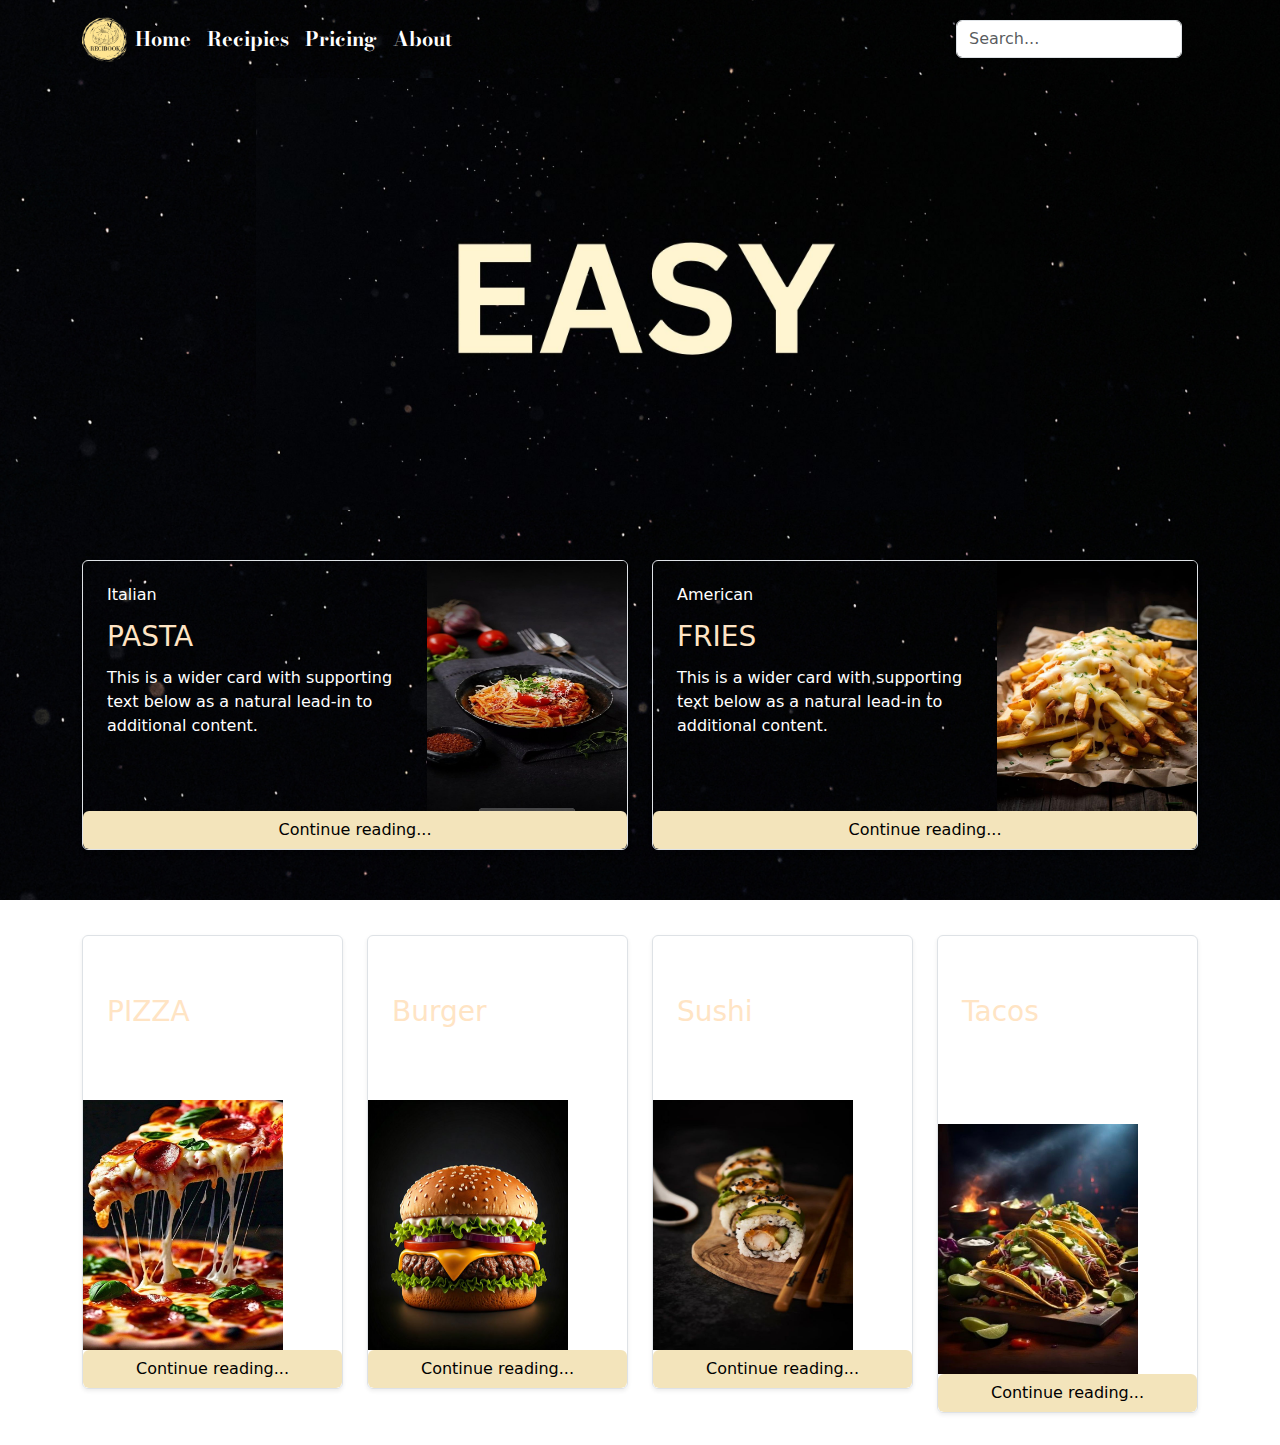
<file: home.html>
<!DOCTYPE html>
<html lang="en">
     <head>
        <meta charset="UTF-8">
        <meta name="viewport" content="width=device-width, initial-scale=1, minimum-scale=1" />
        <title>ReciBOOK</title>
        <link rel="stylesheet" href="./style/style1.css"/>
        <link href="https://cdn.jsdelivr.net/npm/bootstrap@5.3.3/dist/css/bootstrap.min.css" rel="stylesheet" integrity="sha384-QWTKZyjpPEjISv5WaRU9OFeRpok6YctnYmDr5pNlyT2bRjXh0JMhjY6hW+ALEwIH" crossorigin="anonymous">
        <link rel="preconnect" href="https://fonts.googleapis.com">
        <link rel="preconnect" href="https://fonts.gstatic.com" crossorigin>
        <link href="https://fonts.googleapis.com/css2?family=Bodoni+Moda:ital,opsz,wght@0,6..96,400..900;1,6..96,400..900&family=Caveat:wght@400..700&display=swap" rel="stylesheet">
        
      </head>
     <body class="bg2 ">
        <div style="height: inherit;">
         
          <header class="p-3 conbg " >
            <div class="container conbg">
              <div class="d-flex flex-wrap align-items-center justify-content-center justify-content-lg-start">
                
                <img src="./images&videos/Forbidden_Memes__1_-removebg-preview.png" height="45px">
                <ul class="nav col-12 col-lg-auto me-lg-auto mb-2 justify-content-center mb-md-0">
                  
                  <li><a href="./index.html" class="nav-link px-2 text-white">Home</a></li>
                  <li><a href="./home.html" class="nav-link px-2 text-white">Recipies</a></li>
                  <li><a href="#" class="nav-link px-2 text-white">Pricing</a></li>
                  <li><a href="#" class="nav-link px-2 text-white">About</a></li>
                </ul>
        
                <form class="col-12 col-lg-auto mb-3 mb-lg-0 me-lg-3" role="search">
                  <input type="search" class="form-control form-control-dark conbg  headpos1" placeholder="Search..." aria-label="Search">
                </form>
        
                
              </div>
            </div>
          </header>
           
          <div style="margin: auto; width: 60%;" >
            <div id="carousel" class="carousel slide"  data-bs-ride="carousel" >
              <div class="carousel-inner" style=" height: 1.5 rem ; "  >
                <div class="carousel-item active " data-bs-interval="2000" >
                  <img src="./images&videos/4.jpg" class="d-block h-100 w-100"  alt="...">
                </div>
                <div class="carousel-item" data-bs-interval="1000">
                  <img src="./images&videos/5.jpg" class="d-block h-100 w-100" alt="...">
                </div>
                <div class="carousel-item" data-bs-interval="1000">
                  <img src="./images&videos/6.jpg" class="d-block h-100 w-100" alt="...">
                </div>
                
              </div>
            </div>
            </div>

           <div class="bg2s">
          <div class="container conpos">
          <div class=" row mb-2 ">
            <div class="col-md-6">
              <div class="row g-0 border rounded overflow-hidden flex-md-row mb-4 shadow-sm h-md-250 position-relative">
                <div class="col p-4 d-flex flex-column">
                  <strong class="d-inline-block mb-2 text-primary-emphasis "><h6 class="st">Italian</h6></strong>
                  <h3 class="mb-0 stp">PASTA</h3>
                  <div class="mb-1 text-body-secondary "><h5 class="st"></h5></div>
                  <p class="card-text mb-auto st">This is a wider card with supporting text below as a natural lead-in to additional content.</p>
                </div>
                <div class="col-auto d-lg-block">
                  <img src="./images&videos/download.jpg" width="200" height="250" alt="Thumbnail">

                </div>
                <button type="button" class="btn"  style ="color: black; background-color: rgb(243, 228, 187);"  data-bs-toggle="modal" data-bs-target="#pastaRecipe">
                  Continue reading...
                </button>
              </div>
            </div>
            <div class="col-md-6">
              <div class="row g-0 border rounded overflow-hidden flex-md-row mb-4 shadow-sm h-md-250 position-relative">
                <div class="col p-4 d-flex flex-column  ">
                  <strong class="d-inline-block mb-2 text-success-emphasis"><h6 class="st">American</h6></strong>
                  <h3 class="mb-0 stp">FRIES</h3>
                  <div class="mb-1 text-body-secondary"><h5 class="st"></h5></div>
                  <p class="mb-auto st">This is a wider card with supporting text below as a natural lead-in to additional content.</p>
                 
                </div>
                <div class="col-auto d-lg-block">
                  <img src="./images&videos/10 Easy Cheesy Side Dishes.jpg" width="200" height="250" alt="Thumbnail">
                </div>
                <button type="button" class="btn"  style ="color: black; background-color: rgb(243, 228, 187);"  data-bs-toggle="modal" data-bs-target="#friesRecipe">
                  Continue reading...
                </button>
              </div>
            </div>
          </div>
        </div>
        
        
        <div class="container conpos2">
          <div class="row mb-2">
            
            <div class="col-md-3">
              <div class="row g-0 border rounded overflow-hidden flex-md-row mb-4 shadow-sm h-md-250 position-relative">
                <div class="col p-4 d-flex flex-column  ">
                  <strong class="d-inline-block mb-2 text-primary-emphasis"><h6 class="st">Italian</h6></strong>
                  <h3 class="mb-0 stp">PIZZA</h3>
                  <p class="card-text mb-auto st">A delicious Italian pizza with fresh ingredients.</p>
                </div>
                <div class="col-auto d-lg-block">
                  <img src="./images&videos/Delicious Salami Pizza🍕.jpeg" width="200" height="250" alt="Pizza">
                </div>
                 
                <button type="button" class="btn"  style ="color: black; background-color: rgb(243, 228, 187);"  data-bs-toggle="modal" data-bs-target="#pizzaRecipe">
                  Continue reading...
                </button>

              </div>
            </div>
        
            
            <div class="col-md-3">
              <div class="row g-0 border rounded overflow-hidden flex-md-row mb-4 shadow-sm h-md-250 position-relative">
                <div class="col p-4 d-flex flex-column  ">
                  <strong class="d-inline-block mb-2 text-success-emphasis"><h6 class="st">American</h6></strong>
                  <h3 class="mb-0 stp">Burger</h3>
                  <p class="mb-auto st">A classic American burger with juicy flavors.</p>
                </div>
                <div class="col-auto d-lg-block">
                  <img src="./images&videos/Burger 🍔.jpeg" width="200" height="250" alt="Burger">
                </div>
                <button type="button" class="btn"  style ="color: black; background-color: rgb(243, 228, 187);"  data-bs-toggle="modal" data-bs-target="#burgerRecipe">
                  Continue reading...
                </button>
              </div>
            </div>
        
            
            <div class="col-md-3">
              <div class="row g-0 border rounded overflow-hidden flex-md-row mb-4 shadow-sm h-md-250 position-relative">
                <div class="col p-4 d-flex flex-column  ">
                  <strong class="d-inline-block mb-2 text-danger-emphasis"><h6 class="st">Japanese</h6></strong>
                  <h3 class="mb-0 stp">Sushi</h3>
                  <p class="mb-auto st">Fresh and authentic Japanese sushi rolls.</p>
                </div>
                <div class="col-auto d-lg-block pospic">
                  <img src="./images&videos/How to Make a Dragon Roll.jpeg" width="200" height="250" alt="Sushi" >
                </div>
                <button type="button" class="btn"  style ="color: black; background-color: rgb(243, 228, 187);"  data-bs-toggle="modal" data-bs-target="#sushiRecipe">
                  Continue reading...
                </button>
              </div>
            </div>
        
            
            <div class="col-md-3">
              <div class="row g-0 border rounded overflow-hidden flex-md-row mb-4 shadow-sm h-md-250 position-relative">
                <div class="col p-4 d-flex flex-column  ">
                  <strong class="d-inline-block mb-2 text-warning-emphasis"><h6 class="st">Mexican</h6></strong>
                  <h3 class="mb-0 stp">Tacos</h3>
                  <p class="mb-auto st">Spicy and flavorful Mexican tacos for you right here.</p>
                </div>
                <div class="col-auto d-lg-block">
                  <img src="./images&videos/download (10).jpeg" width="200" height="250" alt="Tacos">
                </div>
                <button type="button" class="btn"  style ="color: black; background-color: rgb(243, 228, 187);"  data-bs-toggle="modal" data-bs-target="#tacoRecipe">
                  Continue reading...
                </button>
              </div>
            </div>
          </div>
        </div>
      </div>
        
       


        </div>

        <div class="modal fade" id="pastaRecipe" tabindex="-1" aria-labelledby="pizzaRecipeTitle" style="display: none;" aria-hidden="true">
          <div class="modal-dialog modal-dialog-centered modal-dialog-scrollable">
            <div class="modal-content">
              <div class="modal-header" style="background-color:rgb(243, 228, 187); color: black;" >
                <h1 class="modal-title fs-5" id="pizzaRecipeTitle">PASTA</h1>
                <button type="button" class="btn-close" data-bs-dismiss="modal" aria-label="Close"></button>
              </div>
              <div class="modal-body" style="background-color: black ;color:rgb(255, 255, 255)">

                <div class="card " style="background-color: transparent;  ;color:whites">
                  <img src="./images&videos/download.jpg" class="card-img-top" alt="..." style="height: 30rem; width: auto;">
                  <div class="card-body" style="background-color: transparent;  ;color:white">
                    <h5 class="card-title">PASTA</h5>
                    <div>
                      <ol>
                        <li>Boil water in a large pot and add salt.</li>
                        <li>Add pasta to the boiling water and cook according to package instructions.</li>
                        <li>Drain the pasta and set it aside.</li>
                        <li>Heat oil or butter in a pan and sauté garlic.</li>
                        <li>Add pasta sauce and mix well.</li>
                        <li>Add the cooked pasta to the sauce and toss.</li>
                        <li>Sprinkle cheese and herbs for extra flavor.</li>
                        <li>Serve hot and enjoy!</li>
                      </ol>
                      
                    </div>
                    <div class="modal-footer">
                      <button type="button" class="btn btn-warning" data-bs-dismiss="modal">Close</button>
                    </div>
                  </div>
                </div>
                
              </div>
              
            </div>
          </div>
        </div>

        <div class="modal fade" id="friesRecipe" tabindex="-1" aria-labelledby="pizzaRecipeTitle" style="display: none;" aria-hidden="true">
          <div class="modal-dialog modal-dialog-centered modal-dialog-scrollable">
            <div class="modal-content">
              <div class="modal-header" style="background-color:rgb(243, 209, 115); color: black;" >
                <h1 class="modal-title fs-5" id="pizzaRecipeTitle">FRIES</h1>
                <button type="button" class="btn-close" data-bs-dismiss="modal" aria-label="Close"></button>
              </div>
              <div class="modal-body" style="background-color: black ;color:white">

                <div class="card " style="background-color: transparent;  ;color:whites">
                  <img src="./images&videos/10 Easy Cheesy Side Dishes.jpg" class="card-img-top" alt="..." style="height: 30rem; width: auto;">
                  <div class="card-body" style="background-color: transparent;  ;color:white">
                    <h5 class="card-title">FRIES</h5>
                    <div>
                      <ol>
                        <li>Peel and cut the potatoes into thin strips.</li>
                        <li>Soak the potato strips in cold water for 30 minutes.</li>
                        <li>Drain and pat them dry with a paper towel.</li>
                        <li>Heat oil in a deep pan to 350°F (175°C).</li>
                        <li>Fry the potatoes in batches until golden brown.</li>
                        <li>Remove and place them on a paper towel to drain excess oil.</li>
                        <li>Sprinkle salt and seasoning as desired.</li>
                        <li>Serve hot and enjoy!</li>
                      </ol>
                      
                    </div>
                    <div class="modal-footer">
                      <button type="button" class="btn btn-warning" data-bs-dismiss="modal">Close</button>
                    </div>
                  </div>
                </div>
                
              </div>
              
            </div>
          </div>
        </div>

        <div class="modal fade" id="sushiRecipe" tabindex="-1" aria-labelledby="pizzaRecipeTitle" style="display: none;" aria-hidden="true">
          <div class="modal-dialog modal-dialog-centered modal-dialog-scrollable">
            <div class="modal-content">
              <div class="modal-header" style="background-color:rgb(243, 209, 115); color: black;" >
                <h1 class="modal-title fs-5" id="pizzaRecipeTitle">SUSHI</h1>
                <button type="button" class="btn-close" data-bs-dismiss="modal" aria-label="Close"></button>
              </div>
              <div class="modal-body" style="background-color: black ;color:white">

                <div class="card " style="background-color: transparent;  ;color:whites">
                  <img src="./images&videos/How to Make a Dragon Roll.jpeg" class="card-img-top" alt="..." style="height: 30rem; width: auto;">
                  <div class="card-body" style="background-color: transparent;  ;color:white">
                    <h5 class="card-title">SUSHI</h5>
                    <div>
                      <ol>
                        <li>Peel and cut the potatoes into thin strips.</li>
                        <li>Soak the potato strips in cold water for 30 minutes.</li>
                        <li>Drain and pat them dry with a paper towel.</li>
                        <li>Heat oil in a deep pan to 350°F (175°C).</li>
                        <li>Fry the potatoes in batches until golden brown.</li>
                        <li>Remove and place them on a paper towel to drain excess oil.</li>
                        <li>Sprinkle salt and seasoning as desired.</li>
                        <li>Serve hot and enjoy!</li>
                      </ol>
                      
                    </div>
                    <div class="modal-footer">
                      <button type="button" class="btn btn-warning" data-bs-dismiss="modal">Close</button>
                    </div>
                  </div>
                </div>
                
              </div>
              
            </div>
          </div>
        </div>





        <div class="modal fade" id="tacoRecipe" tabindex="-1" aria-labelledby="pizzaRecipeTitle" style="display: none;" aria-hidden="true">
          <div class="modal-dialog modal-dialog-centered modal-dialog-scrollable">
            <div class="modal-content">
              <div class="modal-header" style="background-color:rgb(243, 209, 115); color: black;" >
                <h1 class="modal-title fs-5" id="pizzaRecipeTitle">TACOS</h1>
                <button type="button" class="btn-close" data-bs-dismiss="modal" aria-label="Close"></button>
              </div>
              <div class="modal-body" style="background-color: black ;color:white">

                <div class="card " style="background-color: transparent;  ;color:whites">
                  <img src="./images&videos/download (10).jpeg" class="card-img-top" alt="..." style="height: 30rem; width: auto;">
                  <div class="card-body" style="background-color: transparent;  ;color:white">
                    <h5 class="card-title">TACOS</h5>
                    <div>
                      <ol>
                        <li>Peel and cut the potatoes into thin strips.</li>
                        <li>Soak the potato strips in cold water for 30 minutes.</li>
                        <li>Drain and pat them dry with a paper towel.</li>
                        <li>Heat oil in a deep pan to 350°F (175°C).</li>
                        <li>Fry the potatoes in batches until golden brown.</li>
                        <li>Remove and place them on a paper towel to drain excess oil.</li>
                        <li>Sprinkle salt and seasoning as desired.</li>
                        <li>Serve hot and enjoy!</li>
                      </ol>
                      
                    </div>
                    <div class="modal-footer">
                      <button type="button" class="btn btn-warning" data-bs-dismiss="modal">Close</button>
                    </div>
                  </div>
                </div>
                
              </div>
              
            </div>
          </div>
        </div>



        <div class="modal fade" id="pizzaRecipe" tabindex="-1" aria-labelledby="pizzaRecipeTitle" style="display: none;" aria-hidden="true">
          <div class="modal-dialog modal-dialog-centered modal-dialog-scrollable">
            <div class="modal-content">
              <div class="modal-header" style="background-color:rgb(243, 209, 115); color: black;" >
                <h1 class="modal-title fs-5" id="pizzaRecipeTitle">PIZZA</h1>
                <button type="button" class="btn-close" data-bs-dismiss="modal" aria-label="Close"></button>
              </div>
              <div class="modal-body" style="background-color: black ;color:white">

                <div class="card " style="background-color: transparent;  ;color:whites">
                  <img src="./images&videos/Delicious Salami Pizza🍕.jpeg" class="card-img-top" alt="..." style="height: 30rem; width: auto;">
                  <div class="card-body" style="background-color: transparent;  ;color:white">
                    <h5 class="card-title">PIZZA</h5>
                    <div>
                      <ol>
                        <li>Peel and cut the potatoes into thin strips.</li>
                        <li>Soak the potato strips in cold water for 30 minutes.</li>
                        <li>Drain and pat them dry with a paper towel.</li>
                        <li>Heat oil in a deep pan to 350°F (175°C).</li>
                        <li>Fry the potatoes in batches until golden brown.</li>
                        <li>Remove and place them on a paper towel to drain excess oil.</li>
                        <li>Sprinkle salt and seasoning as desired.</li>
                        <li>Serve hot and enjoy!</li>
                      </ol>
                      
                    </div>
                    <div class="modal-footer">
                      <button type="button" class="btn btn-warning" data-bs-dismiss="modal">Close</button>
                    </div>
                  </div>
                </div>
                
              </div>
              
            </div>
          </div>
        </div>






        <div class="modal fade" id="burgerRecipe" tabindex="-1" aria-labelledby="pizzaRecipeTitle" style="display: none;" aria-hidden="true">
          <div class="modal-dialog modal-dialog-centered modal-dialog-scrollable">
            <div class="modal-content">
              <div class="modal-header" style="background-color:rgb(243, 209, 115); color: black;" >
                <h1 class="modal-title fs-5" id="pizzaRecipeTitle">BURGER</h1>
                <button type="button" class="btn-close" data-bs-dismiss="modal" aria-label="Close"></button>
              </div>
              <div class="modal-body" style="background-color: black ;color:white">

                <div class="card " style="background-color: transparent;  ;color:whites">
                  <img src="./images&videos/Burger 🍔.jpeg" class="card-img-top" alt="..." style="height: 30rem; width: auto;">
                  <div class="card-body" style="background-color: transparent;  ;color:white">
                    <h5 class="card-title">BURGER</h5>
                    <div>
                      <ol>
                        <li>Peel and cut the potatoes into thin strips.</li>
                        <li>Soak the potato strips in cold water for 30 minutes.</li>
                        <li>Drain and pat them dry with a paper towel.</li>
                        <li>Heat oil in a deep pan to 350°F (175°C).</li>
                        <li>Fry the potatoes in batches until golden brown.</li>
                        <li>Remove and place them on a paper towel to drain excess oil.</li>
                        <li>Sprinkle salt and seasoning as desired.</li>
                        <li>Serve hot and enjoy!</li>
                      </ol>
                      
                    </div>
                    <div class="modal-footer">
                      <button type="button" class="btn btn-warning" data-bs-dismiss="modal">Close</button>
                    </div>
                  </div>
                </div>
                
              </div>
              
            </div>
          </div>
        </div>


     </body>
<script src="https://cdn.jsdelivr.net/npm/bootstrap@5.3.3/dist/js/bootstrap.bundle.min.js" integrity="sha384-YvpcrYf0tY3lHB60NNkmXc5s9fDVZLESaAA55NDzOxhy9GkcIdslK1eN7N6jIeHz" crossorigin="anonymous"></script>
</html>
</file>
<file: style/style1.css>
*{
    margin:0;
    padding:0;
    box-sizing:border-box;
    background-color:transparent;
}

.noscroll {
    height: 100%;
    overflow:hidden;
}



.bg{
    margin: 0;
   
    width:100vw;
    height:100vh;
    display: flex;
    align-items: center;
    justify-content: center;
   position: relative;
   

   
}

.bg2{
    margin: 0;
    width:100vw;
    height: 100vh;
    background-image:url(../images&videos/screen.png);
    background-size: cover;
    background-attachment: fixed;
    background-position: center;
    overflow-x: hidden;
 
    
}


.bg2s{
    margin: 0;
    width:100vw;
    height: inherit;
    display: flex;
    align-items: center;
    justify-content: center;
    position:relative;
    flex-wrap: wrap;
   
}


.v{
    width: 1090px;
    height: 768px;
    max-width: 100vw;
    max-height: 100vh;
    object-fit: cover;
    position: absolute;
    right:0;
    bottom:0;
    z-index:0;
   
}

@media (min-aspect-ratio: 16/9) {
    .v {
        width: 100%;
        height: auto;
    }
}

@media (max-aspect-ratio: 16/9) {
    .v {
        width: auto;
        height: 100%;
    }
}

.headpos{
    position:absolute;
    top:0;
    background-color: transparent;
    z-index:1;
}

.nav-pills .nav-link {
    color:rgb(255, 255, 255);
    font-weight:bold;
    font-size:23px;
    font-family: "Bodoni Moda", serif;
    
}

.btn1{
   
        position: relative; 
        z-index: 10;
        top:100%;
        font-family: "Bodoni Moda", serif;
            
}

.bg-white{
    width:250px;
    opacity: 70%;
    font-family: "Bodoni Moda", serif; 
}


.lead{
    color:white;
    font-family: "Bodoni Moda", serif;
}


.st{
    color:white;
}

.stp{
    color:bisque;
}

.conpos{
    position:absolute;
    top: 50px;
    background-color: transparent;
    z-index:1;
}

.conpos2{
  position:relative;
  top: 230px;
  background-color: transparent;
  z-index:1;
 
}

@media (max-width: 992px) { /* Tablets and smaller screens */
    .conpos, .conpos2 {
        position: relative;  
        top: 20px;  /* Reduce spacing */
        margin-top: 10px;
    }

    .row {
        display: flex;
        flex-direction: column; /* Stack items vertically */
    }

    .col-md-6, .col-md-3 {
        width: 100%; /* Full width on small screens */
        margin-bottom: 20px; /* Add space between stacked items */
    }

    .col-auto img {
        width: 100%; /* Make images responsive */
        height: auto;
    }
}

@media (max-width: 768px) { /* Mobile screens */
    .conpos, .conpos2 {
        top: 0; /* Remove excess spacing */
        margin-top: 20px;
    }

    .row {
        flex-direction: column; /* Stack elements vertically */
    }

    .col-md-6, .col-md-3 {
        width: 100%;
        margin-bottom: 15px; /* Ensure proper spacing */
    }

    .col-auto img {
        width: 100%; /* Make images responsive */
        height: auto;
    }
}



.pospic{
    display: flex;
    align-items:"center";
    justify-content:"center";
    position: "relative";

}


.headpos1{

   
    top:0;
    z-index:1;

}

.btpos{
    position:absolute;
    top:0;
    
}

.nav .nav-link{

color:rgb(255, 255, 255);
    font-weight:bold;
    font-size:20px;
    font-family: "Bodoni Moda", serif;
}

.conbg {
    color: #fff;
    z-index: 100;
   
}

.p-3{
    padding:0.8 rem;
}

.fotpos{
    position:absolute;
    bottom: 0%;
    
}
</file>
